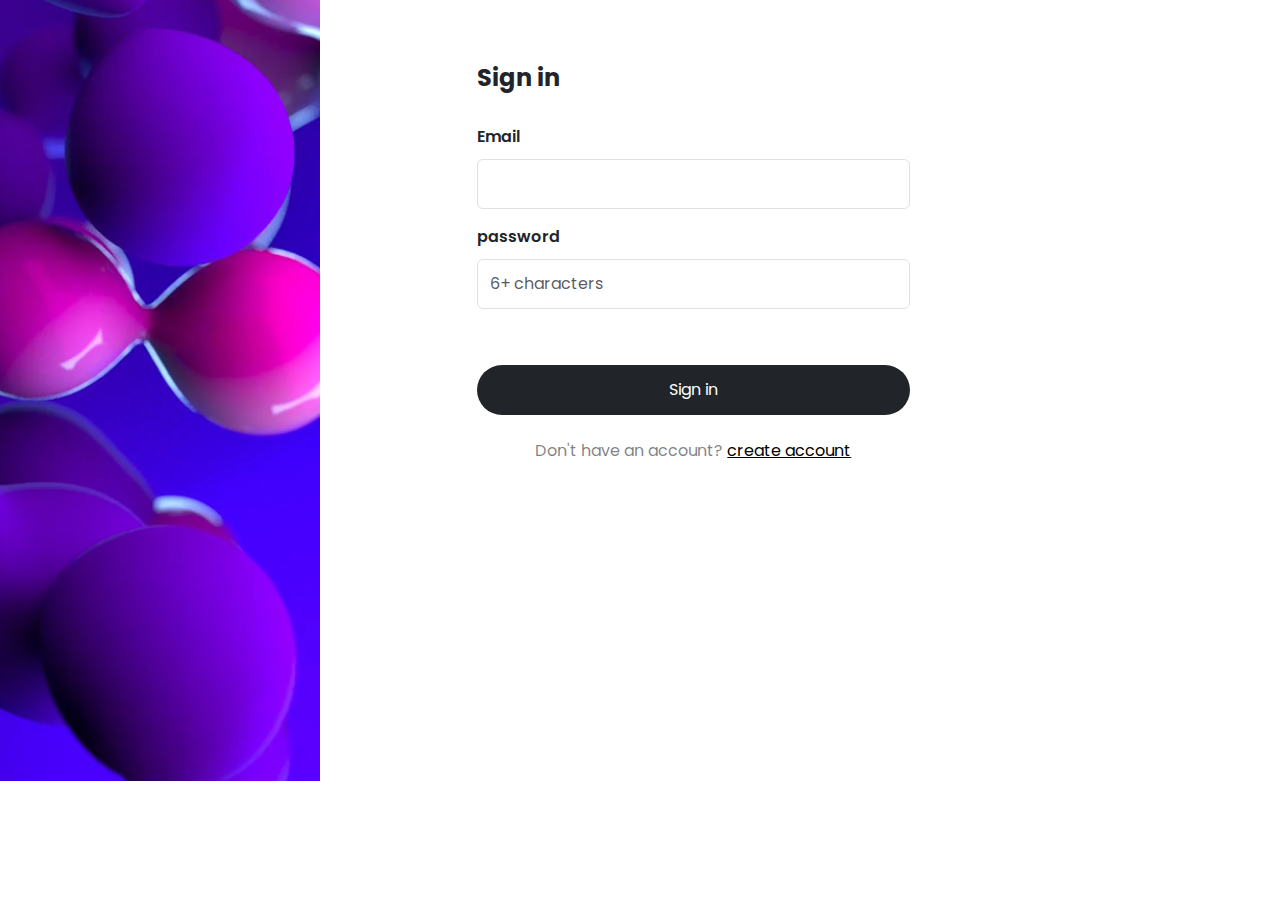
<file: page.html>
<!DOCTYPE html>
<html lang="en">

<head>
    <meta charset="UTF-8" />
    <meta name="viewport" content="width=device-width, initial-scale=1.0" />
    <title>man</title>
    <!-- goole font -->
    <link rel="preconnect" href="https://fonts.googleapis.com" />
    <link rel="preconnect" href="https://fonts.gstatic.com" crossorigin />
    <link href="https://fonts.googleapis.com/css2?family=Poppins:wght@100;200;300;400;500;600;700;800;900&display=swap" rel="stylesheet" />
    <!-- link css  -->
    <link rel="stylesheet" href="css/all.min.css" />
    <link rel="stylesheet" href="css/bootstrap.min.css" />
    <link rel="stylesheet" href="css/index.css" />
    <link rel="stylesheet" href="https://cdn.jsdelivr.net/npm/bootstrap-icons@1.11.2/font/bootstrap-icons.min.css" />
</head>

<body>
    <div class="container-fluid">
        <div class="row">
            <div class="col-2 ">
                <nav class="navbarTodo p-3 position-relative">
                    <div>
                        <a href="#" class="text-decoration-none">
                            <div class="log text-black text-decoration-none fs-5 fw-medium">
                                <img src="image/checklist.png" class="" />
                                <span class="d-lg-inline-block d-none"> To Do List</span>
                            </div>
                        </a>
                    </div>
                    <div class="mt-5 option">
                        <span class="d-lg-inline-block d-none"> Task </span>
                    </div>
                    <ul>
                        <li class="active">
                            <i class="bi bi-plus-square pe-3"></i>
                            <span class="d-lg-inline-block d-none">add task</span>
                        </li>
                        <li>
                            <i class="bi bi-stickies pe-3"></i
                ><span class="d-lg-inline-block d-none">sticky wall</span>
              </li>
              <li>
                <i class="bi bi-chat-right-quote pe-3"></i
                ><span class="d-lg-inline-block d-none">quotes</span>
              </li>
            </ul>
            <div class="option">
              <span class="d-lg-inline-block d-none">List</span>
            </div>
            <ul>
              <li class="position-relative">
                <i class="fa-solid fa-mosque pe-3 "></i>
                            <span class="d-lg-inline-block d-none ">religious</span>
                            <span id="religious-num" class=" btn btn-light p-0 px-1 position-absolute top-0 end-0  fsnotf">0</span>
                        </li>
                        <li class="position-relative">
                            <i class="fa-solid fa-briefcase pe-3"></i
                ><span class="d-lg-inline-block d-none">work</span>
                <span id="work-num" class=" btn btn-light p-0 px-1 position-absolute top-0 end-0  fsnotf">0</span>

              </li>
              <li class="position-relative">
                <i class="fa-solid fa-school pe-3"></i
                ><span class="d-lg-inline-block d-none">educational</span>
                <span id="educational-num" class=" btn btn-light p-0 px-1 position-absolute top-0 end-0  fsnotf">0</span>

              </li>
              <li class="position-relative">
                <i class="bi bi-file-earmark-person pe-3 fs-5"></i
                ><span class="d-lg-inline-block d-none">Personal</span>
                <span id="Personal-num" class=" btn btn-light p-0 px-1 position-absolute top-0 end-0  fsnotf">0</span>

              </li>
            </ul>
            <div class="fs-6 bracket" id="signOut">
              <i class="fa-solid fa-arrow-right-from-bracket pe-3"></i
              ><span class="d-lg-inline-block d-none"> sign out</span>
            </div>
          </nav>
            </div>
            <div class="page col-10   ps-5 pt-2 position-relative">
              <div>
                <h1 class="fw-bold mt-3">add task</h2>
                    <form action="">
                <input type="text" id="taskinput" class="form-control w-75 mt-4 fs-5" placeholder="+  add task ">

                <div class="radio mt-4">
                  <p>Please select your List:</p>
                  <div class="religious d-flex align-items-center">
                    <input class="form-check-input " type="radio" id="religious" name="fav_list" value="religious">
                    <label for="religious" class="me-4">religious</label>
                  </div>
                  <div class="work d-flex align-items-center">
                    <input class="form-check-input" type="radio" id="work" name="fav_list" value="work">
                    <label for="work" class="me-4">work</label>
                  </div>
                  <div class="educational d-flex align-items-center">
                    <input class="form-check-input" type="radio" id="educational" name="fav_list" value="educational">
                    <label for="educational" class="me-4">educational</label>
                  </div>
                  <div class="Personal d-flex align-items-center">
                    <input class="form-check-input" type="radio" id="Personal" name="fav_list" value="Personal">
                    <label for="Personal" >Personal</label>
                  </div>
                </div>
            </form>
                <button id="addTask" class="btn btn-dark p-1 px-5  mt-4 position-absolute end-50 ends"><i class="fa-solid fa-plus"></i> add task</button>
            </div>
            <div id="opinepopup" class=" d-none w-100 h-100 position-absolute start-0  donediv d-flex justify-content-center align-items-center">
                <div class="carddone bg-white w-50 h-25 d-flex flex-column align-items-center justify-content-center rounded-2 position-relative">
                    <i class="fa-regular fa-circle-check fa-beat  display-4 text-success"></i>
                    <p class="fs-5 fw-bold mt-3">A task has been added </p>
                    <button class="btn btn-danger" id="closepopup"> close</button>
                </div>
            </div>
        </div>

        <div class="page col-10 d-none  ps-5 pt-2 position-relative">
            <h1 class="fw-bold mt-3">sticky wall</h2>
                <div id="opineAddSticky" class="card-add add-st   d-flex align-items-center ">
                    <span class="bg-info wid d-flex justify-content-center align-items-center rounded-circle">
                        <i class="fa-solid fa-plus fs-6 text-white"></i>
                      </span>
                </div>
                <div id="opinepopupsticky" class="  w-100 h-100 d-none position-absolute start-0  donediv d-flex justify-content-center align-items-center">
                    <div id="changecolor" class="carddone  w-50 h-50 d-flex flex-column align-items-center justify-content-center rounded-2 position-relative">
                        <input type="text" id="heading" placeholder="heading" class="form-control w-75">
                        <div class="form-floating mt-4 w-75">
                            <textarea class="form-control " placeholder="Leave a comment here" id="floatingTextarea2" style="max-height: 150px; min-height: 150px;"></textarea>
                            <label for="floatingTextarea2">subject</label>
                        </div>
                        <div class="d-flex align-items-center">
                            <label for="exampleColorInput" class="form-label">background color sticky</label>
                            <input type="color" class="form-control form-control-color" id="exampleColorInput" title="Choose your color">
                        </div>
                        <button id="addsticky" class="mt-3 btn btn-info">add sticky wall</button>
                        <div id="closepopsticky" class="position-absolute end-0 top-0 d-flex trans"><i class="fa-solid fa-circle-xmark fs-4 text-danger"></i></div>
                    </div>
                </div>
                <div id="loopsticky" class="row mt-4 ms-0 me-0   ">
                    

                </div>
        </div>
        <div class="page col-10 d-none ps-5 pt-2 position-relative">
            <h1 class="fw-bold mt-3">quotes</h2>
                <div class="mt-5">
                    <div class=" card-quotes w-100 position-relative">
                        <i class="fa-solid fa-quote-left fs-3 text-info"></i>
                        <span id="title-quote">Lorem ipsum dolor sit, amet consectetur adipisicing elit. Assumenda tempore eius cum cupiditate vel cumque quod voluptatum officia excepturi, consequuntur provident minus! Velit animi doloremque repudiandae explicabo provident, quisquam iusto!</span>
                        <p class="blockquote-footer mt-5"><cite id="author-quote">gamal</cite></p>
                        <button id="swapQoute" class="position-absolute end-0 bottom-0 m-4 btn btn-info "><i class="fa-solid fa-arrow-rotate-left text-white"></i></button>
                    </div>
                </div>
        </div>
        <div class="page col-10 d-none ps-5 pt-2 position-relative">
            <h1 class="fw-bold mt-3"><i class="fa-solid fa-mosque me-3"></i> religious</h2>
                <div id="religiousinner" class="row mt-5">


                </div>
        </div>
        <div class="page col-10 d-none  ps-5 pt-2 position-relative">
            <h1 class="fw-bold mt-3"><i class="fa-solid fa-briefcase"></i> work</h2>
                <div id="workinner" class="row mt-5">

                </div>
        </div>
        <div class="page col-10 d-none  ps-5 pt-2 position-relative">
            <h1 class="fw-bold mt-3"><i class="fa-solid fa-school"></i> educational</h2>
                <div id="educationalinner" class="row mt-5">

                </div>
        </div>

        <div class="page col-10 d-none  ps-5 pt-2 position-relative">
            <h1 class="fw-bold mt-3"><i class="bi bi-file-earmark-person"></i> Personal</h2>
                <div id="Personalinner" class="row mt-5">

                </div>
        </div>
    </div>
    </div>
    <script src="js/index.js"></script>
    <script src="js/all.min.js"></script>
    <script src="js/bootstrap.bundle.min.js"></script>
    <script src="js/myData.js"></script>
    <script src="js/validation.js"></script>

</body>

</html>
</file>
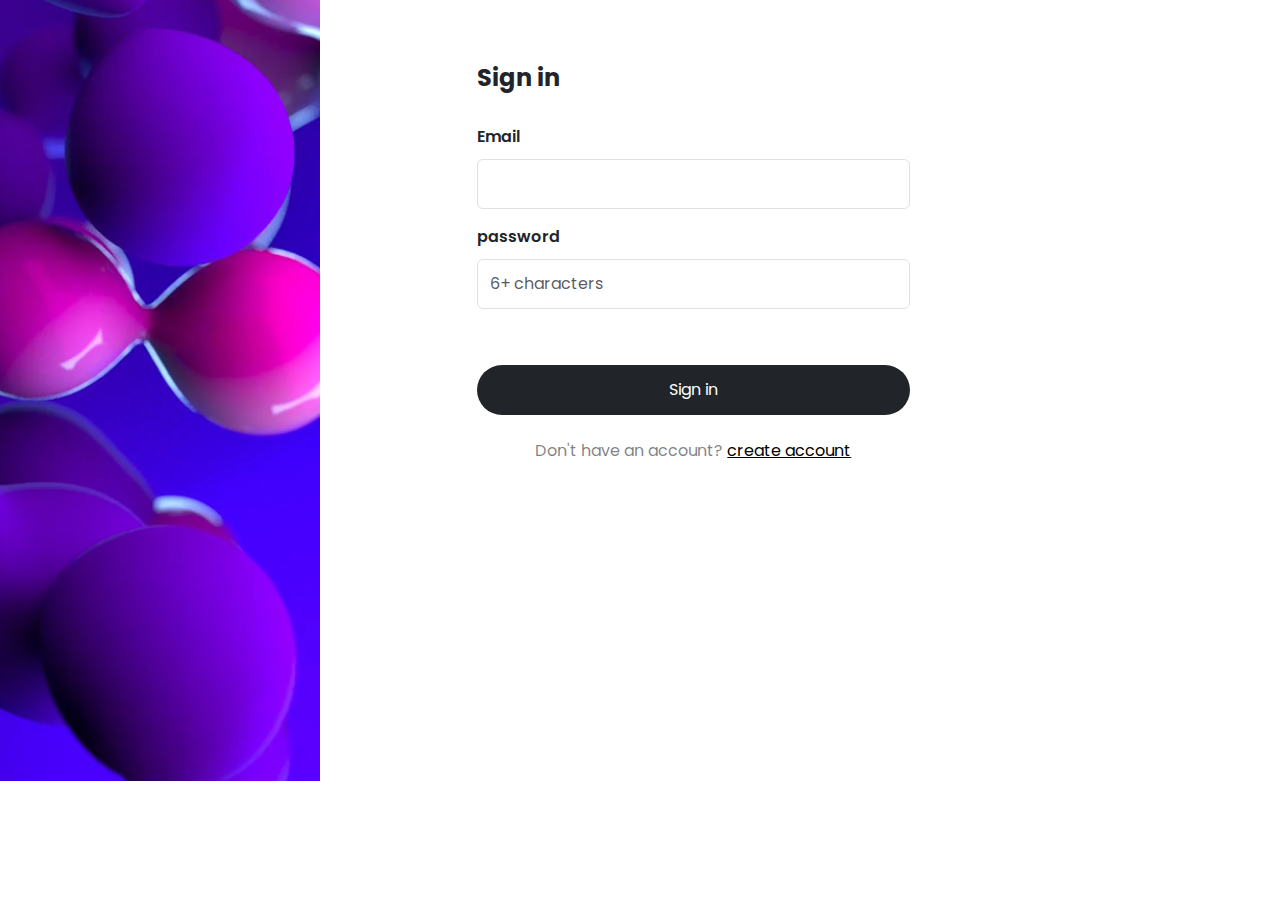
<file: sign.html>
<!DOCTYPE html>
<html lang="en">
  <head>
    <meta charset="UTF-8" />
    <meta name="viewport" content="width=device-width, initial-scale=1.0" />
    <title>man</title>
    <!-- goole font -->
    <link rel="preconnect" href="https://fonts.googleapis.com" />
    <link rel="preconnect" href="https://fonts.gstatic.com" crossorigin />
    <link
      href="https://fonts.googleapis.com/css2?family=Poppins:wght@100;200;300;400;500;600;700;800;900&display=swap"
      rel="stylesheet"
    />
    <!-- link css  -->
    <link rel="stylesheet" href="css/all.min.css" />
    <link rel="stylesheet" href="css/bootstrap.min.css" />
    <link rel="stylesheet" href="css/style.css" />
    <link
      rel="stylesheet"
      href="https://cdn.jsdelivr.net/npm/bootstrap-icons@1.11.2/font/bootstrap-icons.min.css"
    />
  </head>

  <body>
    <div class="container-fluid">
      <div class="row">
        <div class="videosign col-md-3 d-none d-md-flex">
          <video src="image/bubbles_-_75351 (540p).mp4" autoplay loop></video>
        </div>
        <div class="inputs col-sm-12 col-md-7">
          <div class="create mt-5">
            <h4 class="py-3 fw-bold">Sign in</h4>

            <div class="row">
              <div class="col-12 my-2">
                <label for="emailCreate">Email</label>
                <input type="email" id="emailsign" class="form-control" />
              </div>
              <div class="col-12 my-2">
                <label for="passwordCreate" class="">password</label>
                <input
                  type="password"
                  id="passwordsign"
                  class="form-control"
                  placeholder="6+ characters"
                />
              </div>
              <div class="col-12 my-2 mt-5">
                <button id="btn_sign" class="w-100 btn rounded-pill">
                  Sign in
                </button>
              </div>
            </div>

            <p class="text-black-50 text-center mt-3">
              Don't have an account?
              <a href="index.html" class="text-black">create account</a>
            </p>
          </div>
        </div>
        <div class="offset-2"></div>
      </div>
    </div>
    <script src="js/all.min.js"></script>
    <script src="js/bootstrap.bundle.min.js"></script>
    <script src="js/validation.js"></script>
  </body>
</html>
</file>
<file: css/index.css>
.navbarTodo {
    background-color: #f4f4f4;
    height: 98vh;
    border-radius: 10px;
    margin: 5px;
}

.log img {
    width: 35px;
}

ul {
    list-style-type: none;
    padding: 0;
}

ul li {
    padding: 8px 10px;
    border-radius: 10px;
    cursor: pointer;
}

ul li:hover {
    background-color: #ebebeb;
}

.option {
    font-size: 14px;
}

.option:nth-last-of-type(2) {
    border-top: #969696 solid .5px;
    padding: 20px 0 10px;
}

.bracket {
    position: absolute;
    bottom: 10px;
    left: 10px;
    width: 85%;
    padding: 10px;
}

.bracket:hover,
.active {
    background-color: #ebebeb;
    border-radius: 10px;
}

@media (max-width: 992px) {
    .navbarTodo {
        width: 70px !important;
    }
    .ends {
        right: 0 !important;
    }
    .carddone {
        background-color: white;
        width: 91% !important;
        height: 40% !important;
    }
}

input[type="radio"] {
    width: 20px;
    height: 20px;
    margin: 5px;
}

label {
    font-size: 18px;
}

.card-sticky {
    min-height: 300px;
    padding: 10px;
    margin: 10px;
    margin-left: 0px;
}

.add-st {
    cursor: pointer;
}

.card-quotes {
    border: #969696 1px solid;
    padding: 10px;
    border-radius: 10px;
    height: 300px;
    background-color: #ebebeb;
    box-shadow: -3px 3px 0px #0dcaf0;
}

.wid {
    width: 30px;
    height: 30px;
}

.donediv {
    background-color: rgba(0, 0, 0, 0.282);
    top: 0;
    height: 100vh !important;
}

.trans {
    transform: translate(50%, -50%);
    background-color: white;
    border-radius: 50%;
    border: rgba(0, 0, 0, 0.282) 5px solid;
    cursor: pointer;
}

.breackline {
    word-break: break-all;
}

.carddone {
    background-color: white;
}

.fsnotf {
    font-size: 10px;
}
</file>
<file: css/style.css>
body {
    font-family: 'Poppins', sans-serif;
}

* {
    box-sizing: border-box;
}

.video,
.inputs,
.videosign {
    height: 100vh;
    overflow: hidden;
    position: relative;
}

video {
    position: absolute;
    top: 0;
    left: -60px;
    width: 1000px;
    transform: rotate(90deg) translate(0%, 50%);
}

.create {
    width: 60%;
    margin: auto;
}

input {
    height: 50px;
    margin-top: 10px;
}

label {
    font-weight: 600;
}

button {
    background-color: #212529 !important;
    color: white !important;
    height: 50px;
}
</file>
